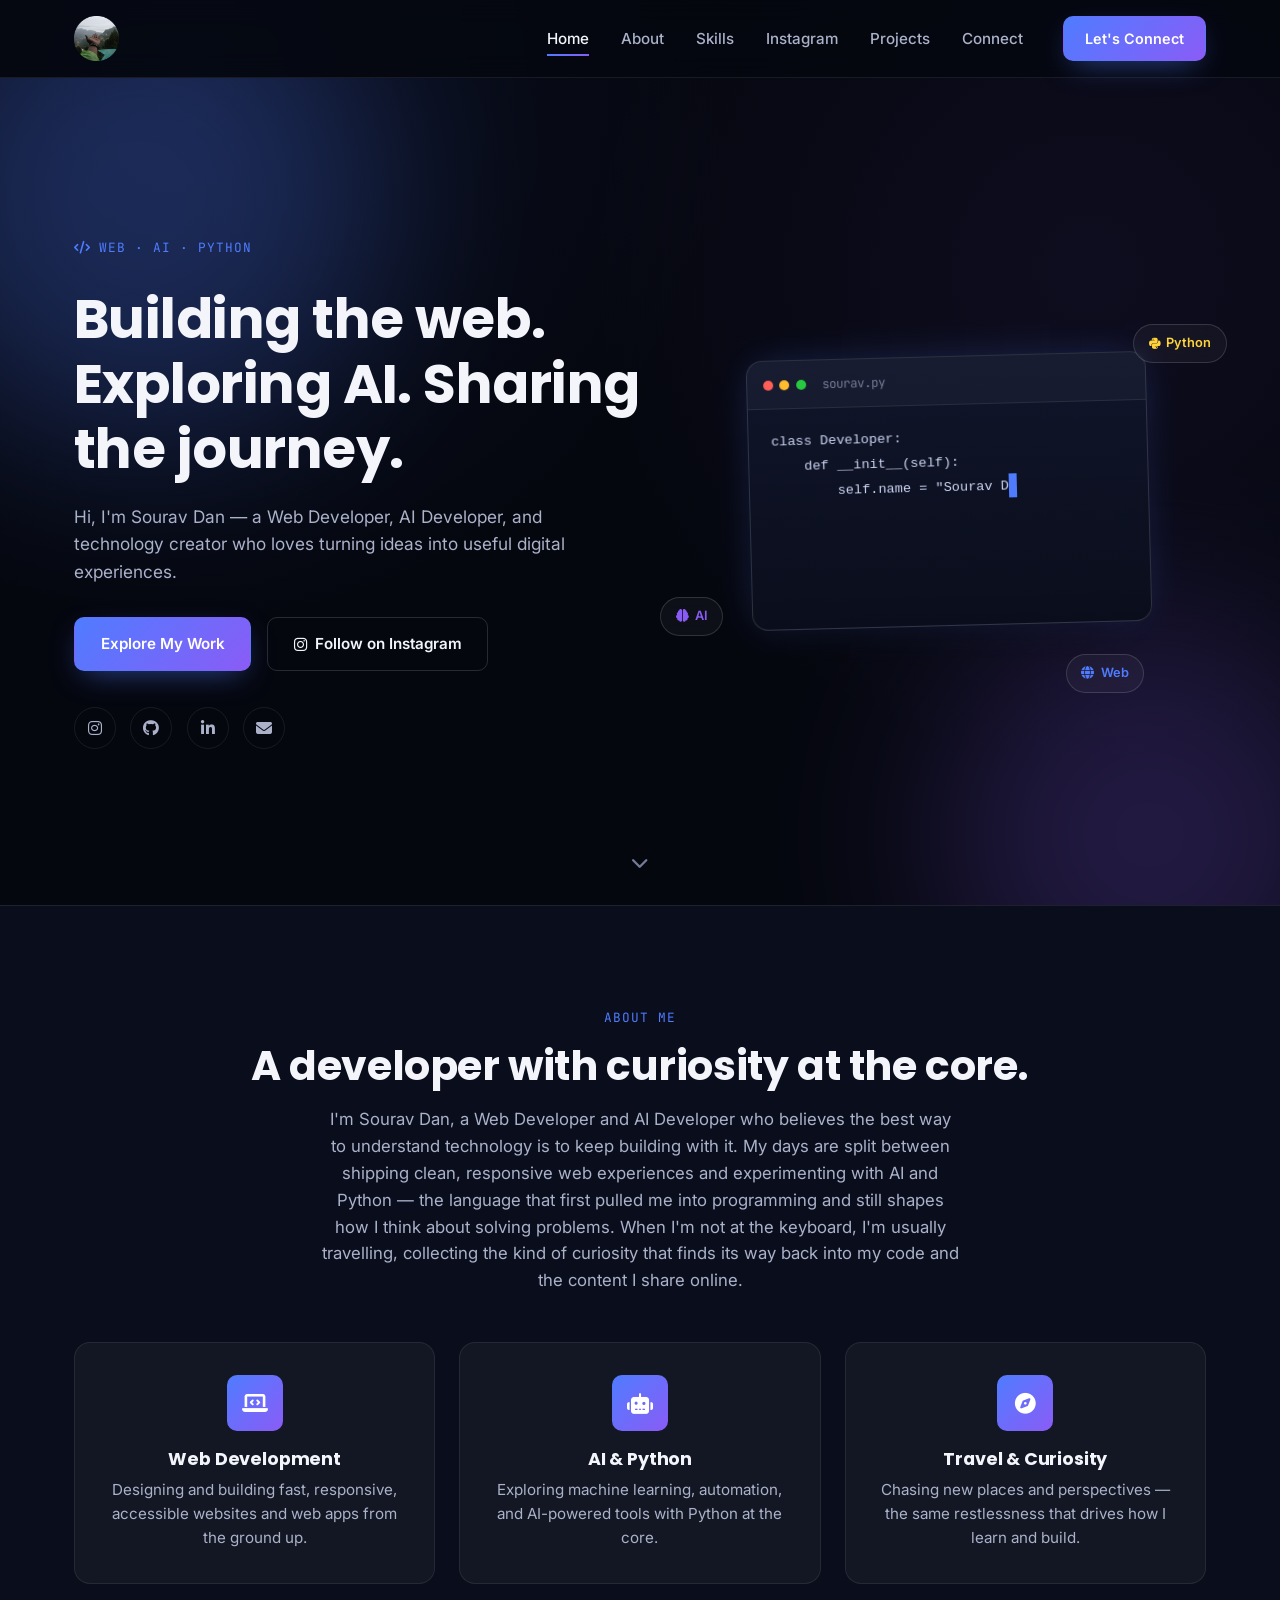
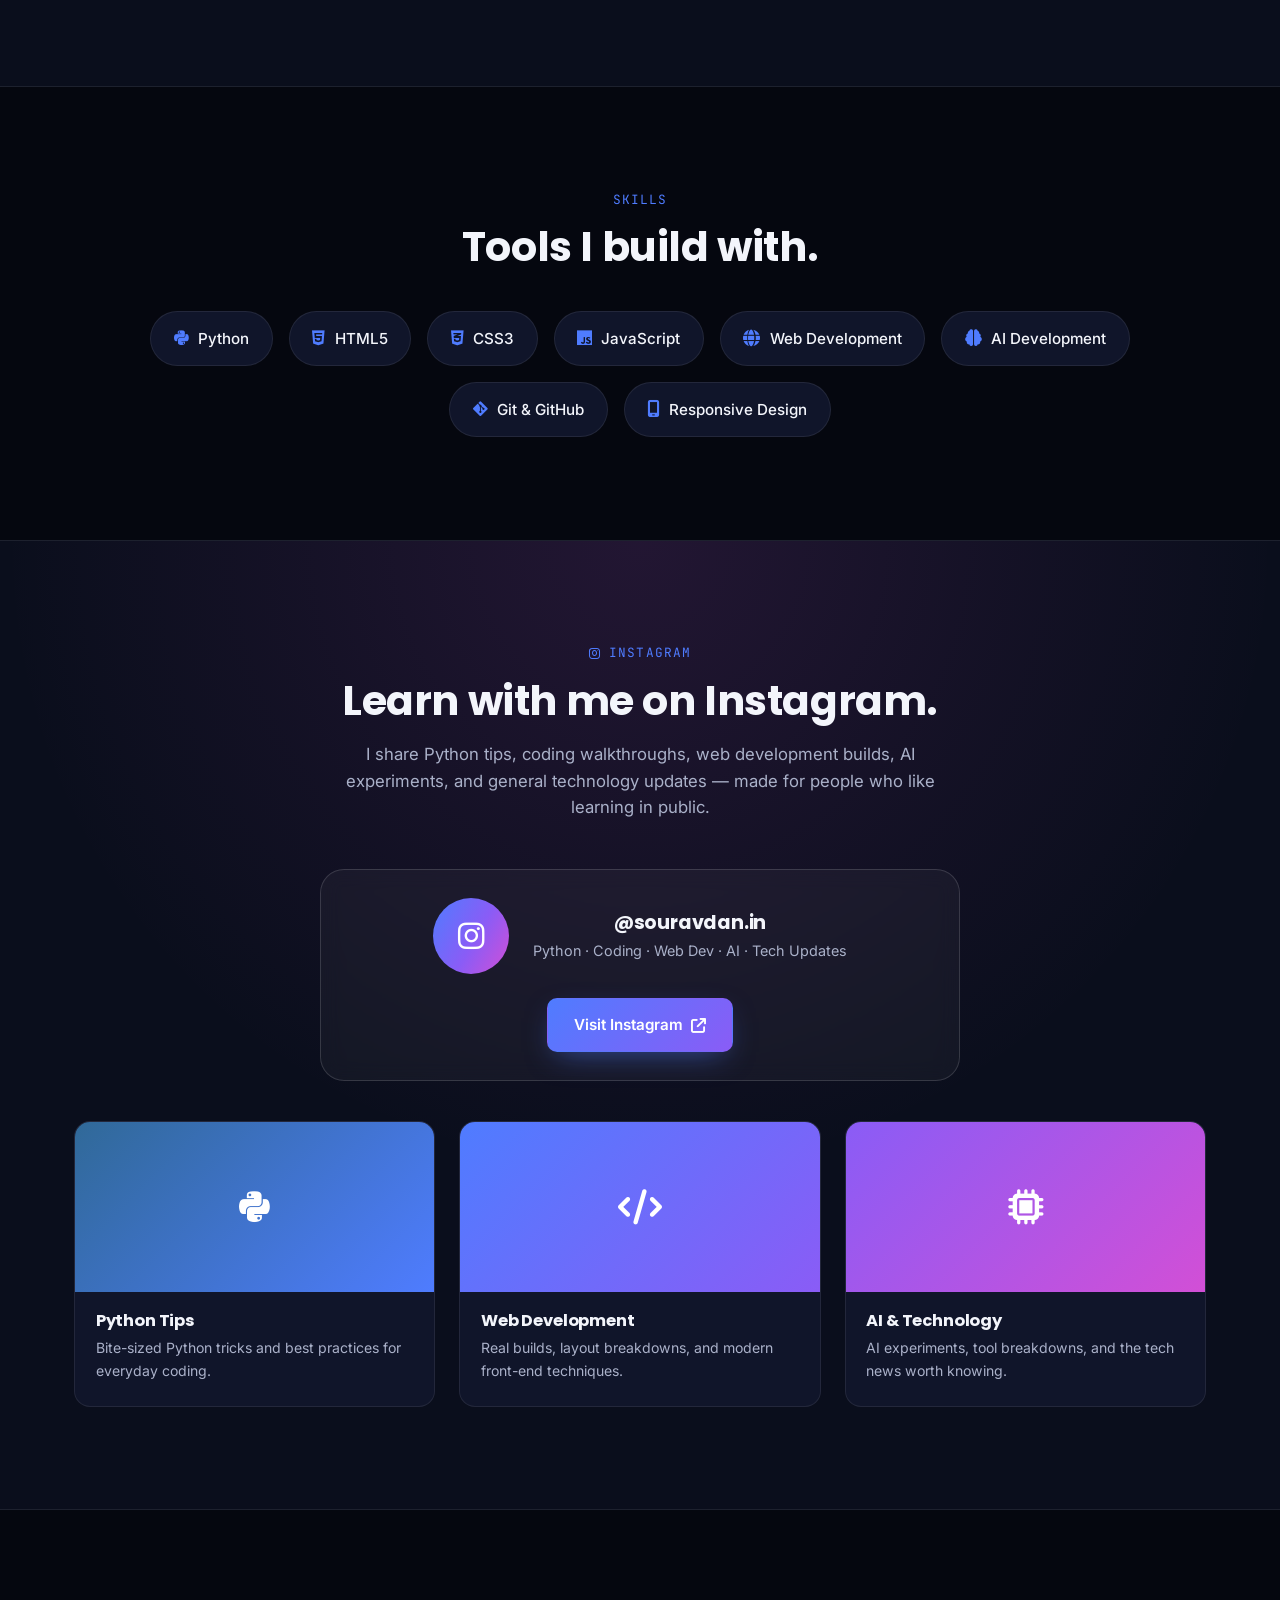
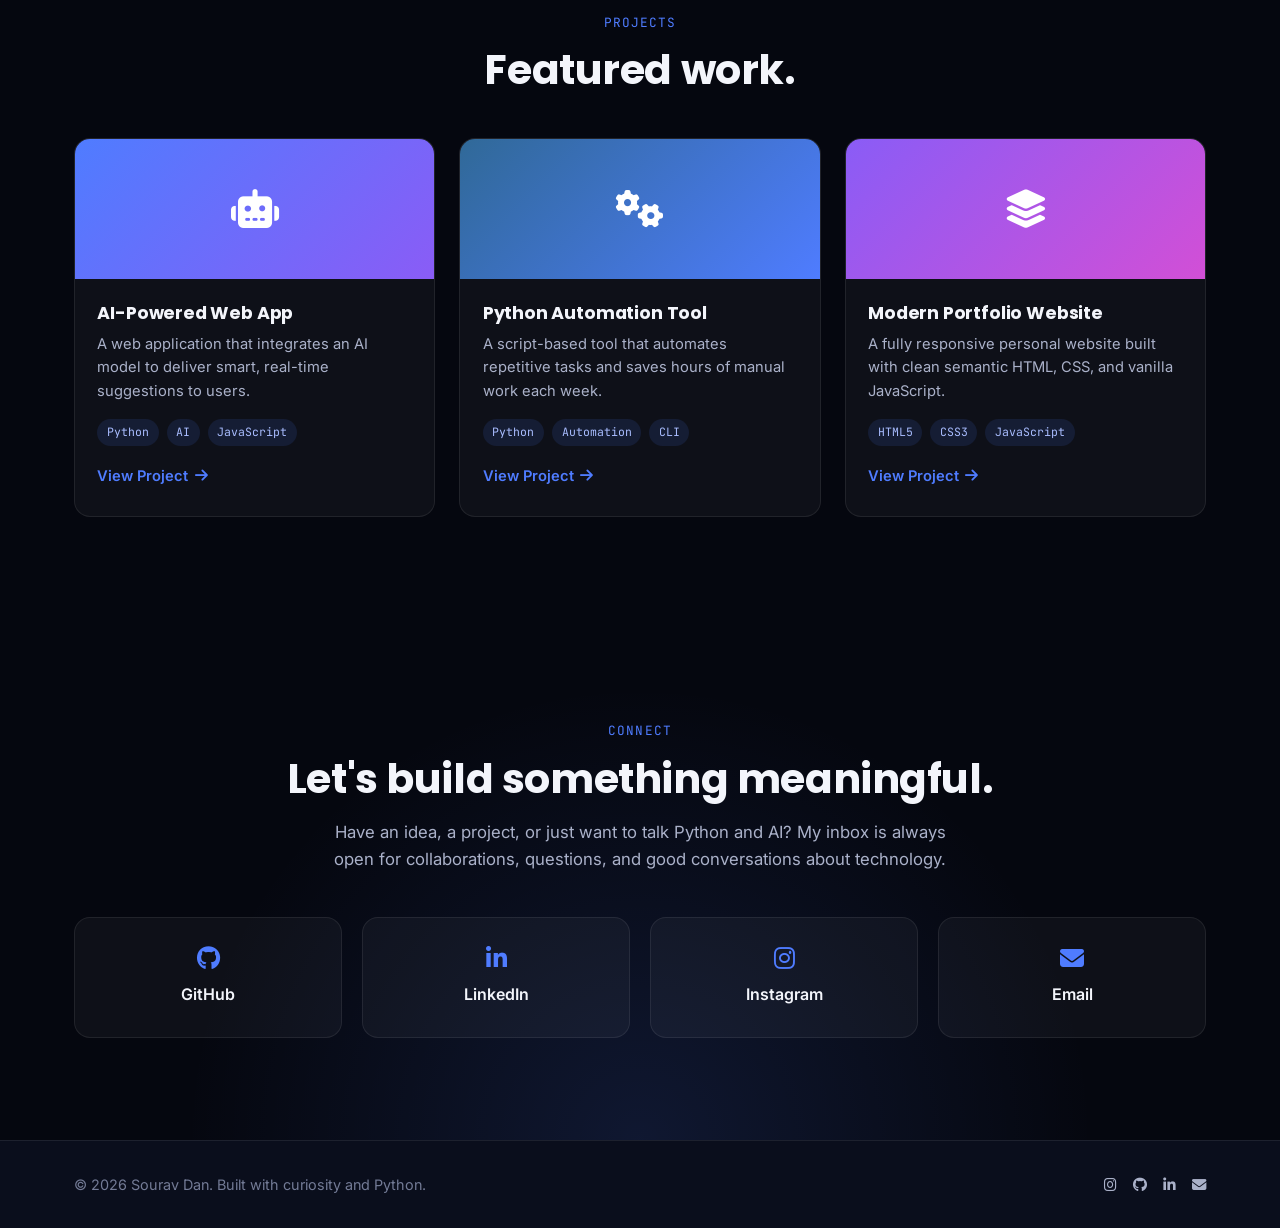
<file: index.html>
<!DOCTYPE html>
<html lang="en">
<head>
  <meta charset="UTF-8" />
  <meta name="viewport" content="width=device-width, initial-scale=1.0" />
  <title>Sourav Dan</title>
  <meta name="description" content="Sourav Dan is a Web Developer, AI Developer, and Traveller who shares Python, coding, web development, and AI content on Instagram." />

  <!-- ============================================================
       GOOGLE FONTS — Poppins for headings/display, Inter for body
  ============================================================ -->
  <link rel="preconnect" href="https://fonts.googleapis.com">
  <link rel="preconnect" href="https://fonts.gstatic.com" crossorigin>
  <link href="https://fonts.googleapis.com/css2?family=Poppins:wght@500;600;700;800&family=Inter:wght@400;500;600;700&family=JetBrains+Mono:wght@400;500&display=swap" rel="stylesheet">

  <!-- ============================================================
       FONT AWESOME — CDN icon set used across the whole page
  ============================================================ -->
  <link rel="stylesheet" href="https://cdnjs.cloudflare.com/ajax/libs/font-awesome/6.5.1/css/all.min.css" integrity="sha512-DTOQO9RWCH3ppGqcWaEA1BIZOC6xxalwEsw9c2QQeAIftl+Vegovlnee1c9QX4TctnWMn13TZye+giMm8e2LwA==" crossorigin="anonymous" referrerpolicy="no-referrer" />

  <!-- Main stylesheet -->
  <link rel="stylesheet" href="style.css" />
</head>
<body>

  <!-- ============================================================
       ASSET FOLDER GUIDE (read this before deploying)
       Create the following folder next to these three files:

       assets/
         images/
           sourav-profile.jpg        -> hero profile photo (optional)
           logo.png                  -> optional image logo, replaces "SD." text
           instagram-profile.jpg     -> Instagram section profile picture
           instagram-post-1.jpg      -> Instagram preview card 1 (Python Tips)
           instagram-post-2.jpg      -> Instagram preview card 2 (Web Development)
           instagram-post-3.jpg      -> Instagram preview card 3 (AI & Technology)

       Every placeholder below is commented with exactly where to
       plug a real file in. Nothing breaks if you leave them out —
       CSS-only fallbacks are already in place.
  ============================================================ -->

  <!-- Skip link for keyboard/screen-reader users -->
  <a href="#main-content" class="skip-link">Skip to main content</a>

  <!-- ============================================================
       1. NAVIGATION BAR
       Sticky nav with logo, links, CTA button and mobile hamburger
  ============================================================ -->
  <header class="navbar" id="navbar">
    <nav class="nav-container" aria-label="Primary navigation">

      <!-- Text logo. To use an image logo instead, replace the <a> content
           with: <img src="assets/images/logo.png" alt="Sourav Dan logo" class="logo-img"> -->
      <a href="#home" class="logo" aria-label="Sourav Dan — home">
        <img src="assets/images/logo.png" alt="Sourav Dan logo" class="logo-img">
      </a>

      <!-- Desktop nav links -->
      <ul class="nav-links" id="navLinks">
        <li><a href="#home" class="nav-link active-link">Home</a></li>
        <li><a href="#about" class="nav-link">About</a></li>
        <li><a href="#skills" class="nav-link">Skills</a></li>
        <li><a href="#instagram" class="nav-link">Instagram</a></li>
        <li><a href="#projects" class="nav-link">Projects</a></li>
        <li><a href="#connect" class="nav-link">Connect</a></li>
        <li><a href="#connect" class="btn btn-primary nav-cta">Let's Connect</a></li>
      </ul>

      <!-- Mobile hamburger toggle button -->
      <button class="hamburger" id="hamburger" aria-label="Open navigation menu" aria-expanded="false" aria-controls="navLinks">
        <span class="bar"></span>
        <span class="bar"></span>
        <span class="bar"></span>
      </button>
    </nav>
  </header>

  <main id="main-content">

    <!-- ============================================================
         2. HERO SECTION
    ============================================================ -->
    <section class="hero" id="home">
      <!-- Ambient gradient blobs sit behind the content, purely decorative -->
      <div class="hero-glow hero-glow-1" aria-hidden="true"></div>
      <div class="hero-glow hero-glow-2" aria-hidden="true"></div>

      <div class="hero-container reveal">
        <div class="hero-text">
          <p class="eyebrow"><i class="fa-solid fa-code" aria-hidden="true"></i> Web &middot; AI &middot; Python</p>
          <h1 class="hero-heading">Building the web. Exploring AI. Sharing the journey.</h1>
          <p class="hero-subtext">
            Hi, I'm Sourav Dan — a Web Developer, AI Developer, and technology creator
            who loves turning ideas into useful digital experiences.
          </p>

          <div class="hero-actions">
            <a href="#projects" class="btn btn-primary">Explore My Work</a>
            <a href="https://www.instagram.com/souravdan.in/" target="_blank" rel="noopener noreferrer" class="btn btn-outline">
              <i class="fa-brands fa-instagram" aria-hidden="true"></i> Follow on Instagram
            </a>
          </div>

          <!-- Social icon row -->
          <ul class="social-row" aria-label="Social profiles">
            <li><a href="https://www.instagram.com/souravdan.in/" target="_blank" rel="noopener noreferrer" aria-label="Instagram"><i class="fa-brands fa-instagram"></i></a></li>
            <!-- Replace with real GitHub URL -->
            <li><a href="https://github.com/souravdann" target="_blank" rel="noopener noreferrer" aria-label="GitHub"><i class="fa-brands fa-github"></i></a></li>
            <!-- Replace with real LinkedIn URL -->
            <li><a href="https://www.linkedin.com/in/YOUR_LINKEDIN_USERNAME/" target="_blank" rel="noopener noreferrer" aria-label="LinkedIn"><i class="fa-brands fa-linkedin-in"></i></a></li>
            <!-- Replace with real email -->
            <li><a href="mailto:YOUR_EMAIL@example.com" aria-label="Email"><i class="fa-solid fa-envelope"></i></a></li>
          </ul>
        </div>

        <!-- Developer-themed visual: an HTML/CSS "code card" composition.
             No image required — this is the page's signature visual element. -->
        <div class="hero-visual" aria-hidden="true">
          <div class="code-card">
            <div class="code-card-header">
              <span class="dot dot-red"></span>
              <span class="dot dot-yellow"></span>
              <span class="dot dot-green"></span>
              <span class="code-card-title">sourav.py</span>
            </div>
            <pre class="code-card-body"><code id="typedCode"></code><span class="code-cursor">&nbsp;</span></pre>
          </div>

          <!-- Floating badge chips around the code card -->
          <div class="floating-chip chip-python"><i class="fa-brands fa-python"></i> Python</div>
          <div class="floating-chip chip-ai"><i class="fa-solid fa-brain"></i> AI</div>
          <div class="floating-chip chip-web"><i class="fa-solid fa-globe"></i> Web</div>

          <!-- OPTIONAL PROFILE IMAGE SLOT
               To show a real photo instead of the code card, uncomment
               below and place a file at assets/images/sourav-profile.jpg -->
          <!--
          <img src="assets/images/sourav-profile.jpg" alt="Sourav Dan" class="profile-photo">
          -->
        </div>
      </div>

      <!-- Scroll cue -->
      <a href="#about" class="scroll-cue" aria-label="Scroll to About section">
        <i class="fa-solid fa-chevron-down"></i>
      </a>
    </section>

    <!-- ============================================================
         3. ABOUT SECTION
    ============================================================ -->
    <section class="about" id="about">
      <div class="section-container reveal">
        <p class="eyebrow center">About Me</p>
        <h2 class="section-heading center">A developer with curiosity at the core.</h2>
        <p class="section-lead center">
          I'm Sourav Dan, a Web Developer and AI Developer who believes the best way to
          understand technology is to keep building with it. My days are split between
          shipping clean, responsive web experiences and experimenting with AI and Python —
          the language that first pulled me into programming and still shapes how I think
          about solving problems. When I'm not at the keyboard, I'm usually travelling,
          collecting the kind of curiosity that finds its way back into my code and the
          content I share online.
        </p>

        <!-- Three small info cards -->
        <div class="about-grid">
          <article class="about-card reveal">
            <div class="about-icon"><i class="fa-solid fa-laptop-code"></i></div>
            <h3>Web Development</h3>
            <p>Designing and building fast, responsive, accessible websites and web apps from the ground up.</p>
          </article>
          <article class="about-card reveal">
            <div class="about-icon"><i class="fa-solid fa-robot"></i></div>
            <h3>AI &amp; Python</h3>
            <p>Exploring machine learning, automation, and AI-powered tools with Python at the core.</p>
          </article>
          <article class="about-card reveal">
            <div class="about-icon"><i class="fa-solid fa-compass"></i></div>
            <h3>Travel &amp; Curiosity</h3>
            <p>Chasing new places and perspectives — the same restlessness that drives how I learn and build.</p>
          </article>
        </div>
      </div>
    </section>

    <!-- ============================================================
         4. SKILLS SECTION
    ============================================================ -->
    <section class="skills" id="skills">
      <div class="section-container reveal">
        <p class="eyebrow center">Skills</p>
        <h2 class="section-heading center">Tools I build with.</h2>

        <div class="skills-grid">
          <div class="skill-chip reveal"><i class="fa-brands fa-python"></i><span>Python</span></div>
          <div class="skill-chip reveal"><i class="fa-brands fa-html5"></i><span>HTML5</span></div>
          <div class="skill-chip reveal"><i class="fa-brands fa-css3-alt"></i><span>CSS3</span></div>
          <div class="skill-chip reveal"><i class="fa-brands fa-js"></i><span>JavaScript</span></div>
          <div class="skill-chip reveal"><i class="fa-solid fa-globe"></i><span>Web Development</span></div>
          <div class="skill-chip reveal"><i class="fa-solid fa-brain"></i><span>AI Development</span></div>
          <div class="skill-chip reveal"><i class="fa-brands fa-git-alt"></i><span>Git &amp; GitHub</span></div>
          <div class="skill-chip reveal"><i class="fa-solid fa-mobile-screen"></i><span>Responsive Design</span></div>
        </div>
      </div>
    </section>

    <!-- ============================================================
         5. SPECIAL INSTAGRAM SECTION
    ============================================================ -->
    <section class="instagram" id="instagram">
      <div class="instagram-glow" aria-hidden="true"></div>
      <div class="section-container reveal">
        <p class="eyebrow center"><i class="fa-brands fa-instagram" aria-hidden="true"></i> Instagram</p>
        <h2 class="section-heading center">Learn with me on Instagram.</h2>
        <p class="section-lead center">
          I share Python tips, coding walkthroughs, web development builds, AI experiments,
          and general technology updates — made for people who like learning in public.
        </p>

        <!-- Large Instagram profile card -->
        <div class="insta-profile-card reveal">
          <div class="insta-avatar">
            <!-- INSTAGRAM PROFILE PICTURE SLOT
                 Place a real image at assets/images/instagram-profile.jpg
                 and uncomment the line below (falls back to an icon if missing). -->
            <!-- <img src="assets/images/instagram-profile.jpg" alt="Sourav Dan Instagram profile picture"> -->
            <i class="fa-brands fa-instagram" aria-hidden="true"></i>
          </div>
          <div class="insta-profile-info">
            <h3>@souravdan.in</h3>
            <p>Python &middot; Coding &middot; Web Dev &middot; AI &middot; Tech Updates</p>
          </div>
          <a href="https://www.instagram.com/souravdan.in/" target="_blank" rel="noopener noreferrer" class="btn btn-primary">
            Visit Instagram <i class="fa-solid fa-arrow-up-right-from-square" aria-hidden="true"></i>
          </a>
        </div>

        <!-- Content preview cards -->
        <div class="insta-preview-grid">
          <article class="insta-preview-card reveal">
            <!-- Replace this gradient placeholder with:
                 <img src="assets/images/instagram-post-1.jpg" alt="Python tips post preview"> -->
            <div class="insta-preview-media insta-media-1">
              <i class="fa-brands fa-python" aria-hidden="true"></i>
            </div>
            <div class="insta-preview-body">
              <h4>Python Tips</h4>
              <p>Bite-sized Python tricks and best practices for everyday coding.</p>
            </div>
          </article>
          <article class="insta-preview-card reveal">
            <!-- Replace this gradient placeholder with:
                 <img src="assets/images/instagram-post-2.jpg" alt="Web development post preview"> -->
            <div class="insta-preview-media insta-media-2">
              <i class="fa-solid fa-code" aria-hidden="true"></i>
            </div>
            <div class="insta-preview-body">
              <h4>Web Development</h4>
              <p>Real builds, layout breakdowns, and modern front-end techniques.</p>
            </div>
          </article>
          <article class="insta-preview-card reveal">
            <!-- Replace this gradient placeholder with:
                 <img src="assets/images/instagram-post-3.jpg" alt="AI and technology post preview"> -->
            <div class="insta-preview-media insta-media-3">
              <i class="fa-solid fa-microchip" aria-hidden="true"></i>
            </div>
            <div class="insta-preview-body">
              <h4>AI &amp; Technology</h4>
              <p>AI experiments, tool breakdowns, and the tech news worth knowing.</p>
            </div>
          </article>
        </div>
      </div>
    </section>

    <!-- ============================================================
         6. FEATURED PROJECTS SECTION
    ============================================================ -->
    <section class="projects" id="projects">
      <div class="section-container reveal">
        <p class="eyebrow center">Projects</p>
        <h2 class="section-heading center">Featured work.</h2>

        <div class="projects-grid">
          <!-- Project 1 -->
          <article class="project-card reveal">
            <div class="project-visual project-visual-1"><i class="fa-solid fa-robot"></i></div>
            <div class="project-body">
              <h3>AI-Powered Web App</h3>
              <p>A web application that integrates an AI model to deliver smart, real-time suggestions to users.</p>
              <ul class="tag-list">
                <li>Python</li><li>AI</li><li>JavaScript</li>
              </ul>
              <!-- Replace "#" with the real project URL -->
              <a href="#" class="project-link">View Project <i class="fa-solid fa-arrow-right"></i></a>
            </div>
          </article>

          <!-- Project 2 -->
          <article class="project-card reveal">
            <div class="project-visual project-visual-2"><i class="fa-solid fa-gears"></i></div>
            <div class="project-body">
              <h3>Python Automation Tool</h3>
              <p>A script-based tool that automates repetitive tasks and saves hours of manual work each week.</p>
              <ul class="tag-list">
                <li>Python</li><li>Automation</li><li>CLI</li>
              </ul>
              <!-- Replace "#" with the real project URL -->
              <a href="#" class="project-link">View Project <i class="fa-solid fa-arrow-right"></i></a>
            </div>
          </article>

          <!-- Project 3 -->
          <article class="project-card reveal">
            <div class="project-visual project-visual-3"><i class="fa-solid fa-layer-group"></i></div>
            <div class="project-body">
              <h3>Modern Portfolio Website</h3>
              <p>A fully responsive personal website built with clean semantic HTML, CSS, and vanilla JavaScript.</p>
              <ul class="tag-list">
                <li>HTML5</li><li>CSS3</li><li>JavaScript</li>
              </ul>
              <!-- Replace "#" with the real project URL -->
              <a href="#" class="project-link">View Project <i class="fa-solid fa-arrow-right"></i></a>
            </div>
          </article>
        </div>
      </div>
    </section>

    <!-- ============================================================
         7. CONNECT SECTION
    ============================================================ -->
    <section class="connect" id="connect">
      <div class="connect-glow" aria-hidden="true"></div>
      <div class="section-container reveal">
        <p class="eyebrow center">Connect</p>
        <h2 class="section-heading center">Let's build something meaningful.</h2>
        <p class="section-lead center">
          Have an idea, a project, or just want to talk Python and AI? My inbox is always
          open for collaborations, questions, and good conversations about technology.
        </p>

        <!-- IMPORTANT: replace every placeholder URL/email below with Sourav's real links -->
        <div class="connect-grid">
          <a href="https://github.com/souravdann" target="_blank" rel="noopener noreferrer" class="connect-card reveal">
            <i class="fa-brands fa-github"></i>
            <span>GitHub</span>
          </a>
          <a href="https://www.linkedin.com/in/sourav-dan-90117324a/" target="_blank" rel="noopener noreferrer" class="connect-card reveal">
            <i class="fa-brands fa-linkedin-in"></i>
            <span>LinkedIn</span>
          </a>
          <a href="https://www.instagram.com/souravdan.in/" target="_blank" rel="noopener noreferrer" class="connect-card reveal">
            <i class="fa-brands fa-instagram"></i>
            <span>Instagram</span>
          </a>
          <a href="mailto:souravdan.in@gmail.com" target="_blank" rel="noopener noreferrer" class="connect-card reveal">
            <i class="fa-solid fa-envelope"></i>
            <span>Email</span>
          </a>
        </div>
      </div>
    </section>

  </main>

  <!-- ============================================================
       8. FOOTER
  ============================================================ -->
  <footer class="footer">
    <div class="footer-container">
      <p>&copy; 2026 Sourav Dan. Built with curiosity and Python.</p>

      <ul class="footer-social" aria-label="Social profiles">
        <li><a href="https://www.instagram.com/souravdan.in/" target="_blank" rel="noopener noreferrer" aria-label="Instagram"><i class="fa-brands fa-instagram"></i></a></li>
        <li><a href="https://github.com/YOUR_GITHUB_USERNAME" target="_blank" rel="noopener noreferrer" aria-label="GitHub"><i class="fa-brands fa-github"></i></a></li>
        <li><a href="https://www.linkedin.com/in/YOUR_LINKEDIN_USERNAME/" target="_blank" rel="noopener noreferrer" aria-label="LinkedIn"><i class="fa-brands fa-linkedin-in"></i></a></li>
        <li><a href="mailto:YOUR_EMAIL@example.com" aria-label="Email"><i class="fa-solid fa-envelope"></i></a></li>
      </ul>
    </div>

    <!-- Back-to-top button, shown/hidden and driven by script.js -->
    <button id="backToTop" class="back-to-top" aria-label="Back to top">
      <i class="fa-solid fa-arrow-up"></i>
    </button>
  </footer>

  <!-- Main JavaScript file -->
  <script src="script.js"></script>
</body>
</html>
</file>
<file: style.css>
/* =====================================================================
   SOURAV DAN — PERSONAL LANDING PAGE
   style.css

   TABLE OF CONTENTS
   1. Design tokens (CSS custom properties)
   2. Reset & base styles
   3. Utility / layout helpers
   4. Navigation bar
   5. Hero section
   6. About section
   7. Skills section
   8. Instagram section
   9. Projects section
   10. Connect section
   11. Footer
   12. Reveal-on-scroll animation
   13. Responsive breakpoints
   ===================================================================== */

/* ---------------------------------------------------------------------
   1. DESIGN TOKENS
   A refined near-black navy base with a blue -> violet gradient accent.
   Keeping every color in one place makes the whole theme easy to tune.
--------------------------------------------------------------------- */
:root {
  /* Base surfaces */
  --bg-primary: #05070f;        /* deepest background */
  --bg-secondary: #0a0e1c;      /* section background, slightly lifted */
  --bg-elevated: #10152a;       /* cards, elevated surfaces */
  --bg-glass: rgba(255, 255, 255, 0.04);
  --border-subtle: rgba(255, 255, 255, 0.08);
  --border-strong: rgba(255, 255, 255, 0.14);

  /* Accent gradient system: electric blue -> violet -> magenta */
  --accent-blue: #4f7cff;
  --accent-violet: #8a5cf6;
  --accent-magenta: #d24fd6;
  --gradient-primary: linear-gradient(135deg, var(--accent-blue), var(--accent-violet));
  --gradient-wide: linear-gradient(120deg, var(--accent-blue) 0%, var(--accent-violet) 55%, var(--accent-magenta) 100%);

  /* Text */
  --text-primary: #f3f5fb;
  --text-secondary: #aab1c9;
  --text-muted: #737b96;

  /* Typography */
  --font-display: 'Poppins', sans-serif;
  --font-body: 'Inter', sans-serif;
  --font-mono: 'JetBrains Mono', monospace;

  /* Spacing / shape */
  --radius-sm: 10px;
  --radius-md: 16px;
  --radius-lg: 24px;
  --section-padding: clamp(4.5rem, 8vw, 7rem);
  --container-width: 1180px;

  /* Motion */
  --transition-fast: 0.2s ease;
  --transition-med: 0.4s cubic-bezier(0.22, 1, 0.36, 1);

  /* Shadows */
  --shadow-soft: 0 20px 50px -20px rgba(0, 0, 0, 0.6);
  --shadow-glow: 0 0 40px -10px rgba(79, 124, 255, 0.35);
}

/* ---------------------------------------------------------------------
   2. RESET & BASE STYLES
--------------------------------------------------------------------- */
* {
  margin: 0;
  padding: 0;
  box-sizing: border-box;
}

html {
  scroll-behavior: smooth; /* JS also handles this for older browsers */
  scroll-padding-top: 84px; /* offsets anchor targets below sticky nav */
}

body {
  font-family: var(--font-body);
  background-color: var(--bg-primary);
  color: var(--text-primary);
  line-height: 1.6;
  overflow-x: hidden;
  /* Subtle grid texture behind everything for a technical feel */
  background-image:
    radial-gradient(circle at 15% 10%, rgba(79, 124, 255, 0.08), transparent 40%),
    radial-gradient(circle at 85% 30%, rgba(138, 92, 246, 0.07), transparent 40%);
  background-attachment: fixed;
}

img {
  max-width: 100%;
  display: block;
}

a {
  text-decoration: none;
  color: inherit;
}

ul {
  list-style: none;
}

h1, h2, h3, h4 {
  font-family: var(--font-display);
  font-weight: 700;
  line-height: 1.2;
  letter-spacing: -0.01em;
}

/* Visible keyboard focus state for accessibility */
a:focus-visible,
button:focus-visible {
  outline: 2px solid var(--accent-blue);
  outline-offset: 3px;
  border-radius: 4px;
}

/* Skip link — hidden until focused, helps keyboard/screen-reader users */
.skip-link {
  position: absolute;
  top: -100px;
  left: 1rem;
  background: var(--accent-blue);
  color: #fff;
  padding: 0.6rem 1rem;
  border-radius: var(--radius-sm);
  z-index: 999;
  transition: top var(--transition-fast);
}
.skip-link:focus {
  top: 1rem;
}

/* Respect users who prefer reduced motion */
@media (prefers-reduced-motion: reduce) {
  *, *::before, *::after {
    animation-duration: 0.01ms !important;
    animation-iteration-count: 1 !important;
    transition-duration: 0.01ms !important;
    scroll-behavior: auto !important;
  }
}

/* ---------------------------------------------------------------------
   3. UTILITY / LAYOUT HELPERS
--------------------------------------------------------------------- */
.section-container {
  max-width: var(--container-width);
  margin: 0 auto;
  padding: var(--section-padding) 1.5rem;
}

.center {
  text-align: center;
  margin-left: auto;
  margin-right: auto;
}

.eyebrow {
  display: inline-flex;
  align-items: center;
  gap: 0.5rem;
  font-family: var(--font-mono);
  font-size: 0.8rem;
  letter-spacing: 0.08em;
  text-transform: uppercase;
  color: var(--accent-blue);
  margin-bottom: 0.75rem;
}
.eyebrow.center {
  display: flex;
  justify-content: center;
  width: 100%;
}

.section-heading {
  font-size: clamp(1.9rem, 3.2vw, 2.6rem);
  margin-bottom: 1rem;
}

.section-lead {
  color: var(--text-secondary);
  max-width: 640px;
  font-size: 1.05rem;
}

/* Buttons */
.btn {
  display: inline-flex;
  align-items: center;
  gap: 0.5rem;
  padding: 0.85rem 1.6rem;
  border-radius: var(--radius-sm);
  font-weight: 600;
  font-size: 0.95rem;
  border: 1px solid transparent;
  cursor: pointer;
  transition: transform var(--transition-fast), box-shadow var(--transition-fast), background var(--transition-fast), border-color var(--transition-fast);
  white-space: nowrap;
}

.btn-primary {
  background: var(--gradient-primary);
  color: #fff;
  box-shadow: 0 10px 30px -10px rgba(79, 124, 255, 0.55);
}
.btn-primary:hover {
  transform: translateY(-2px);
  box-shadow: 0 16px 36px -12px rgba(79, 124, 255, 0.65);
}

.btn-outline {
  background: transparent;
  color: var(--text-primary);
  border-color: var(--border-strong);
}
.btn-outline:hover {
  border-color: var(--accent-blue);
  background: rgba(79, 124, 255, 0.08);
  transform: translateY(-2px);
}

/* ---------------------------------------------------------------------
   4. NAVIGATION BAR
--------------------------------------------------------------------- */
.navbar {
  position: sticky;
  top: 0;
  z-index: 100;
  backdrop-filter: blur(14px);
  -webkit-backdrop-filter: blur(14px);
  background: rgba(5, 7, 15, 0.72);
  border-bottom: 1px solid var(--border-subtle);
  transition: background var(--transition-fast);
}

.nav-container {
  max-width: var(--container-width);
  margin: 0 auto;
  padding: 1rem 1.5rem;
  display: flex;
  align-items: center;
  justify-content: space-between;
}

.logo {
  font-family: var(--font-display);
  font-weight: 700;
  font-size: 1.4rem;
  color: var(--text-primary);
  height: 45px;
  width: 45px;
}
.logo-dot {
  background: var(--gradient-primary);
  -webkit-background-clip: text;
  background-clip: text;
  color: transparent;
}

.nav-links {
  display: flex;
  align-items: center;
  gap: 2rem;
}

.nav-link {
  font-size: 0.95rem;
  font-weight: 500;
  color: var(--text-secondary);
  position: relative;
  padding: 0.25rem 0;
  transition: color var(--transition-fast);
}
.nav-link::after {
  content: '';
  position: absolute;
  left: 0;
  bottom: -4px;
  width: 0;
  height: 2px;
  background: var(--gradient-primary);
  transition: width var(--transition-fast);
}
.nav-link:hover,
.nav-link.active-link {
  color: var(--text-primary);
}
.nav-link:hover::after,
.nav-link.active-link::after {
  width: 100%;
}

.nav-cta {
  margin-left: 0.5rem;
  padding: 0.6rem 1.3rem;
  font-size: 0.9rem;
}

/* Hamburger — hidden on desktop, shown via media query below */
.hamburger {
  display: none;
  flex-direction: column;
  justify-content: center;
  gap: 5px;
  width: 40px;
  height: 40px;
  background: transparent;
  border: 1px solid var(--border-subtle);
  border-radius: var(--radius-sm);
  cursor: pointer;
}
.hamburger .bar {
  width: 18px;
  height: 2px;
  background: var(--text-primary);
  margin: 0 auto;
  transition: transform var(--transition-fast), opacity var(--transition-fast);
}
/* "X" animation state, toggled by JS adding .open to .hamburger */
.hamburger.open .bar:nth-child(1) { transform: translateY(7px) rotate(45deg); }
.hamburger.open .bar:nth-child(2) { opacity: 0; }
.hamburger.open .bar:nth-child(3) { transform: translateY(-7px) rotate(-45deg); }

/* ---------------------------------------------------------------------
   5. HERO SECTION
--------------------------------------------------------------------- */
.hero {
  position: relative;
  min-height: calc(100vh - 73px);
  display: flex;
  align-items: center;
  overflow: hidden;
}

/* Decorative ambient glow blobs behind hero content */
.hero-glow {
  position: absolute;
  border-radius: 50%;
  filter: blur(90px);
  opacity: 0.55;
  z-index: 0;
  pointer-events: none;
}
.hero-glow-1 {
  width: 480px;
  height: 480px;
  background: var(--accent-blue);
  top: -120px;
  left: -100px;
  opacity: 0.25;
}
.hero-glow-2 {
  width: 420px;
  height: 420px;
  background: var(--accent-violet);
  bottom: -140px;
  right: -80px;
  opacity: 0.22;
}

.hero-container {
  position: relative;
  z-index: 1;
  max-width: var(--container-width);
  margin: 0 auto;
  padding: 3rem 1.5rem;
  display: grid;
  grid-template-columns: 1.05fr 0.95fr;
  gap: 3rem;
  align-items: center;
}

.hero-heading {
  font-size: clamp(2.2rem, 4.4vw, 3.4rem);
  margin: 1rem 0 1.25rem;
}

.hero-subtext {
  color: var(--text-secondary);
  font-size: 1.08rem;
  max-width: 520px;
  margin-bottom: 2rem;
}

.hero-actions {
  display: flex;
  flex-wrap: wrap;
  gap: 1rem;
  margin-bottom: 2.25rem;
}

.social-row {
  display: flex;
  gap: 0.9rem;
}
.social-row a {
  width: 42px;
  height: 42px;
  display: flex;
  align-items: center;
  justify-content: center;
  border-radius: 50%;
  border: 1px solid var(--border-subtle);
  color: var(--text-secondary);
  transition: all var(--transition-fast);
}
.social-row a:hover {
  color: #fff;
  border-color: var(--accent-blue);
  background: rgba(79, 124, 255, 0.12);
  transform: translateY(-3px);
}

/* --- Hero visual: the signature "code card" composition --- */
.hero-visual {
  position: relative;
  display: flex;
  align-items: center;
  justify-content: center;
  min-height: 380px;
}

.code-card {
  width: 100%;
  max-width: 400px;
  background: linear-gradient(180deg, var(--bg-elevated), var(--bg-secondary));
  border: 1px solid var(--border-strong);
  border-radius: var(--radius-md);
  box-shadow: var(--shadow-soft), var(--shadow-glow);
  overflow: hidden;
  backdrop-filter: blur(10px);
  transform: rotate(-1.5deg);
  transition: transform var(--transition-med);
}
.code-card:hover {
  transform: rotate(0deg) translateY(-4px);
}

.code-card-header {
  display: flex;
  align-items: center;
  gap: 0.4rem;
  padding: 0.85rem 1rem;
  background: rgba(255, 255, 255, 0.03);
  border-bottom: 1px solid var(--border-subtle);
}
.dot {
  width: 10px;
  height: 10px;
  border-radius: 50%;
}
.dot-red { background: #ff5f57; }
.dot-yellow { background: #febc2e; }
.dot-green { background: #28c840; }
.code-card-title {
  margin-left: 0.6rem;
  font-family: var(--font-mono);
  font-size: 0.78rem;
  color: var(--text-muted);
}

.code-card-body {
  padding: 1.25rem 1.4rem 1.6rem;
  font-family: var(--font-mono);
  font-size: 0.85rem;
  line-height: 1.75;
  color: #cdd6f4;
  white-space: pre-wrap;
  word-break: break-word;
  min-height: 220px;
}

/* Blinking cursor after the typed code, animated purely in CSS */
.code-cursor {
  display: inline-block;
  width: 8px;
  background: var(--accent-blue);
  animation: blink 1s step-end infinite;
}
@keyframes blink {
  50% { opacity: 0; }
}

/* Small floating chips orbiting the code card */
.floating-chip {
  position: absolute;
  display: flex;
  align-items: center;
  gap: 0.4rem;
  padding: 0.5rem 0.9rem;
  border-radius: 999px;
  font-size: 0.8rem;
  font-weight: 600;
  background: var(--bg-glass);
  border: 1px solid var(--border-strong);
  backdrop-filter: blur(8px);
  animation: float 5s ease-in-out infinite;
}
.chip-python { top: 6%; right: -4%; color: #ffd43b; animation-delay: 0s; }
.chip-ai { bottom: 12%; left: -6%; color: #8a5cf6; animation-delay: 1.2s; }
.chip-web { bottom: -3%; right: 12%; color: #4f7cff; animation-delay: 2.4s; }

@keyframes float {
  0%, 100% { transform: translateY(0); }
  50% { transform: translateY(-10px); }
}

.scroll-cue {
  position: absolute;
  bottom: 1.75rem;
  left: 50%;
  transform: translateX(-50%);
  color: var(--text-muted);
  font-size: 1.1rem;
  animation: float 2.4s ease-in-out infinite;
  z-index: 1;
}

/* ---------------------------------------------------------------------
   6. ABOUT SECTION
--------------------------------------------------------------------- */
.about {
  background: var(--bg-secondary);
  border-top: 1px solid var(--border-subtle);
  border-bottom: 1px solid var(--border-subtle);
}

.about-grid {
  margin-top: 3rem;
  display: grid;
  grid-template-columns: repeat(3, 1fr);
  gap: 1.5rem;
}

.about-card {
  background: var(--bg-glass);
  border: 1px solid var(--border-subtle);
  border-radius: var(--radius-md);
  padding: 2rem 1.6rem;
  text-align: center;
  transition: transform var(--transition-med), border-color var(--transition-fast), background var(--transition-fast);
}
.about-card:hover {
  transform: translateY(-6px);
  border-color: var(--border-strong);
  background: rgba(255, 255, 255, 0.06);
}

.about-icon {
  width: 56px;
  height: 56px;
  margin: 0 auto 1.1rem;
  display: flex;
  align-items: center;
  justify-content: center;
  border-radius: var(--radius-sm);
  background: var(--gradient-primary);
  font-size: 1.3rem;
  color: #fff;
}

.about-card h3 {
  font-size: 1.1rem;
  margin-bottom: 0.5rem;
}
.about-card p {
  color: var(--text-secondary);
  font-size: 0.95rem;
}

/* ---------------------------------------------------------------------
   7. SKILLS SECTION
--------------------------------------------------------------------- */
.skills-grid {
  margin-top: 2.5rem;
  display: flex;
  flex-wrap: wrap;
  justify-content: center;
  gap: 1rem;
}

.skill-chip {
  display: flex;
  align-items: center;
  gap: 0.6rem;
  padding: 0.9rem 1.4rem;
  border-radius: 999px;
  background: var(--bg-elevated);
  border: 1px solid var(--border-subtle);
  font-weight: 500;
  font-size: 0.95rem;
  transition: transform var(--transition-fast), border-color var(--transition-fast), box-shadow var(--transition-fast);
}
.skill-chip i {
  color: var(--accent-blue);
  font-size: 1.05rem;
}
.skill-chip:hover {
  transform: translateY(-3px);
  border-color: var(--accent-violet);
  box-shadow: 0 12px 24px -14px rgba(138, 92, 246, 0.6);
}

/* ---------------------------------------------------------------------
   8. INSTAGRAM SECTION
--------------------------------------------------------------------- */
.instagram {
  position: relative;
  background: var(--bg-secondary);
  border-top: 1px solid var(--border-subtle);
  border-bottom: 1px solid var(--border-subtle);
  overflow: hidden;
}
.instagram-glow {
  position: absolute;
  inset: 0;
  background: radial-gradient(circle at 50% 0%, rgba(210, 79, 214, 0.12), transparent 55%);
  pointer-events: none;
}

.insta-profile-card {
  position: relative;
  z-index: 1;
  margin: 3rem auto 0;
  max-width: 640px;
  display: flex;
  align-items: center;
  gap: 1.5rem;
  padding: 1.75rem 2rem;
  background: var(--bg-glass);
  border: 1px solid var(--border-strong);
  border-radius: var(--radius-lg);
  backdrop-filter: blur(10px);
  flex-wrap: wrap;
  justify-content: center;
  text-align: center;
}

.insta-avatar {
  width: 76px;
  height: 76px;
  border-radius: 50%;
  flex-shrink: 0;
  display: flex;
  align-items: center;
  justify-content: center;
  font-size: 1.9rem;
  color: #fff;
  background: var(--gradient-wide);
  overflow: hidden;
}
.insta-avatar img {
  width: 100%;
  height: 100%;
  object-fit: cover;
}

.insta-profile-info h3 {
  font-size: 1.2rem;
  margin-bottom: 0.3rem;
}
.insta-profile-info p {
  color: var(--text-secondary);
  font-size: 0.9rem;
}

.insta-preview-grid {
  position: relative;
  z-index: 1;
  margin-top: 2.5rem;
  display: grid;
  grid-template-columns: repeat(3, 1fr);
  gap: 1.5rem;
}

.insta-preview-card {
  background: var(--bg-elevated);
  border: 1px solid var(--border-subtle);
  border-radius: var(--radius-md);
  overflow: hidden;
  transition: transform var(--transition-med);
}
.insta-preview-card:hover {
  transform: translateY(-6px);
}

.insta-preview-media {
  height: 170px;
  display: flex;
  align-items: center;
  justify-content: center;
  font-size: 2.2rem;
  color: #fff;
}
.insta-preview-media img {
  width: 100%;
  height: 100%;
  object-fit: cover;
}
/* Gradient placeholders — swap for a real <img> per the HTML comments */
.insta-media-1 { background: linear-gradient(135deg, #306998, #4f7cff); }
.insta-media-2 { background: linear-gradient(135deg, #4f7cff, #8a5cf6); }
.insta-media-3 { background: linear-gradient(135deg, #8a5cf6, #d24fd6); }

.insta-preview-body {
  padding: 1.2rem 1.3rem 1.5rem;
}
.insta-preview-body h4 {
  font-size: 1.02rem;
  margin-bottom: 0.4rem;
}
.insta-preview-body p {
  color: var(--text-secondary);
  font-size: 0.88rem;
}

/* ---------------------------------------------------------------------
   9. PROJECTS SECTION
--------------------------------------------------------------------- */
.projects-grid {
  margin-top: 2.75rem;
  display: grid;
  grid-template-columns: repeat(3, 1fr);
  gap: 1.5rem;
}

.project-card {
  background: var(--bg-glass);
  border: 1px solid var(--border-subtle);
  border-radius: var(--radius-md);
  overflow: hidden;
  transition: transform var(--transition-med), border-color var(--transition-fast);
  display: flex;
  flex-direction: column;
}
.project-card:hover {
  transform: translateY(-6px);
  border-color: var(--border-strong);
}

.project-visual {
  height: 140px;
  display: flex;
  align-items: center;
  justify-content: center;
  font-size: 2.4rem;
  color: #fff;
}
.project-visual-1 { background: linear-gradient(135deg, #4f7cff, #8a5cf6); }
.project-visual-2 { background: linear-gradient(135deg, #306998, #4f7cff); }
.project-visual-3 { background: linear-gradient(135deg, #8a5cf6, #d24fd6); }

.project-body {
  padding: 1.5rem 1.4rem 1.7rem;
  flex-grow: 1;
  display: flex;
  flex-direction: column;
}
.project-body h3 {
  font-size: 1.1rem;
  margin-bottom: 0.5rem;
}
.project-body p {
  color: var(--text-secondary);
  font-size: 0.92rem;
  margin-bottom: 1rem;
  flex-grow: 1;
}

.tag-list {
  display: flex;
  flex-wrap: wrap;
  gap: 0.5rem;
  margin-bottom: 1.2rem;
}
.tag-list li {
  font-family: var(--font-mono);
  font-size: 0.72rem;
  padding: 0.25rem 0.6rem;
  border-radius: 999px;
  background: rgba(79, 124, 255, 0.12);
  color: #a9bdff;
}

.project-link {
  font-weight: 600;
  font-size: 0.92rem;
  color: var(--accent-blue);
  display: inline-flex;
  align-items: center;
  gap: 0.4rem;
  transition: gap var(--transition-fast);
}
.project-link:hover {
  gap: 0.7rem;
}

/* ---------------------------------------------------------------------
   10. CONNECT SECTION
--------------------------------------------------------------------- */
.connect {
  position: relative;
  overflow: hidden;
}
.connect-glow {
  position: absolute;
  inset: 0;
  background: radial-gradient(circle at 50% 100%, rgba(79, 124, 255, 0.14), transparent 55%);
  pointer-events: none;
}

.connect-grid {
  position: relative;
  z-index: 1;
  margin-top: 2.75rem;
  display: grid;
  grid-template-columns: repeat(4, 1fr);
  gap: 1.25rem;
}

.connect-card {
  display: flex;
  flex-direction: column;
  align-items: center;
  gap: 0.75rem;
  padding: 1.8rem 1rem;
  background: var(--bg-glass);
  border: 1px solid var(--border-subtle);
  border-radius: var(--radius-md);
  font-weight: 600;
  transition: transform var(--transition-fast), border-color var(--transition-fast), background var(--transition-fast);
}
.connect-card i {
  font-size: 1.5rem;
  color: var(--accent-blue);
}
.connect-card:hover {
  transform: translateY(-5px);
  border-color: var(--accent-blue);
  background: rgba(79, 124, 255, 0.08);
}

/* ---------------------------------------------------------------------
   11. FOOTER
--------------------------------------------------------------------- */
.footer {
  position: relative;
  border-top: 1px solid var(--border-subtle);
  background: var(--bg-secondary);
}

.footer-container {
  max-width: var(--container-width);
  margin: 0 auto;
  padding: 2rem 1.5rem;
  display: flex;
  flex-wrap: wrap;
  align-items: center;
  justify-content: space-between;
  gap: 1rem;
  color: var(--text-muted);
  font-size: 0.9rem;
}

.footer-social {
  display: flex;
  gap: 1rem;
}
.footer-social a {
  color: var(--text-secondary);
  transition: color var(--transition-fast);
}
.footer-social a:hover {
  color: var(--accent-blue);
}

/* Back-to-top button: fixed, hidden until scrolled (JS toggles .visible) */
.back-to-top {
  position: fixed;
  bottom: 1.75rem;
  right: 1.75rem;
  width: 46px;
  height: 46px;
  border-radius: 50%;
  border: 1px solid var(--border-strong);
  background: var(--bg-elevated);
  color: var(--text-primary);
  display: flex;
  align-items: center;
  justify-content: center;
  cursor: pointer;
  opacity: 0;
  visibility: hidden;
  transform: translateY(10px);
  transition: all var(--transition-fast);
  z-index: 90;
  box-shadow: var(--shadow-soft);
}
.back-to-top.visible {
  opacity: 1;
  visibility: visible;
  transform: translateY(0);
}
.back-to-top:hover {
  background: var(--gradient-primary);
  border-color: transparent;
}

/* ---------------------------------------------------------------------
   12. REVEAL-ON-SCROLL ANIMATION
   Elements with .reveal start slightly lower and faded; script.js
   adds .revealed via IntersectionObserver when they enter the viewport.
--------------------------------------------------------------------- */
.reveal {
  opacity: 0;
  transform: translateY(24px);
  transition: opacity 0.7s ease, transform 0.7s cubic-bezier(0.22, 1, 0.36, 1);
}
.reveal.revealed {
  opacity: 1;
  transform: translateY(0);
}

/* ---------------------------------------------------------------------
   13. RESPONSIVE BREAKPOINTS
--------------------------------------------------------------------- */

/* Tablet */
@media (max-width: 960px) {
  .hero-container {
    grid-template-columns: 1fr;
    text-align: center;
  }
  .hero-text {
    order: 1;
  }
  .hero-visual {
    order: 2;
    min-height: 320px;
  }
  .hero-actions,
  .social-row {
    justify-content: center;
  }
  .hero-subtext {
    margin-left: auto;
    margin-right: auto;
  }

  .about-grid,
  .projects-grid,
  .insta-preview-grid {
    grid-template-columns: 1fr 1fr;
  }

  .connect-grid {
    grid-template-columns: repeat(2, 1fr);
  }
}

/* Mobile nav switch */
@media (max-width: 800px) {
  .nav-links {
    position: fixed;
    top: 73px;
    right: 0;
    height: calc(100vh - 73px);
    width: min(78vw, 320px);
    background: rgba(8, 11, 22, 0.97);
    backdrop-filter: blur(16px);
    border-left: 1px solid var(--border-subtle);
    flex-direction: column;
    align-items: flex-start;
    padding: 2.5rem 2rem;
    gap: 1.75rem;
    transform: translateX(100%);
    transition: transform var(--transition-med);
  }
  .nav-links.open {
    transform: translateX(0);
  }
  .nav-cta {
    margin-left: 0;
  }
  .hamburger {
    display: flex;
  }
}

/* Small mobile */
@media (max-width: 640px) {
  .about-grid,
  .projects-grid,
  .insta-preview-grid,
  .connect-grid {
    grid-template-columns: 1fr;
  }

  .insta-profile-card {
    flex-direction: column;
    text-align: center;
  }

  .floating-chip {
    display: none; /* keeps the hero calm and legible on small screens */
  }

  .code-card {
    transform: none;
  }
}
</file>
